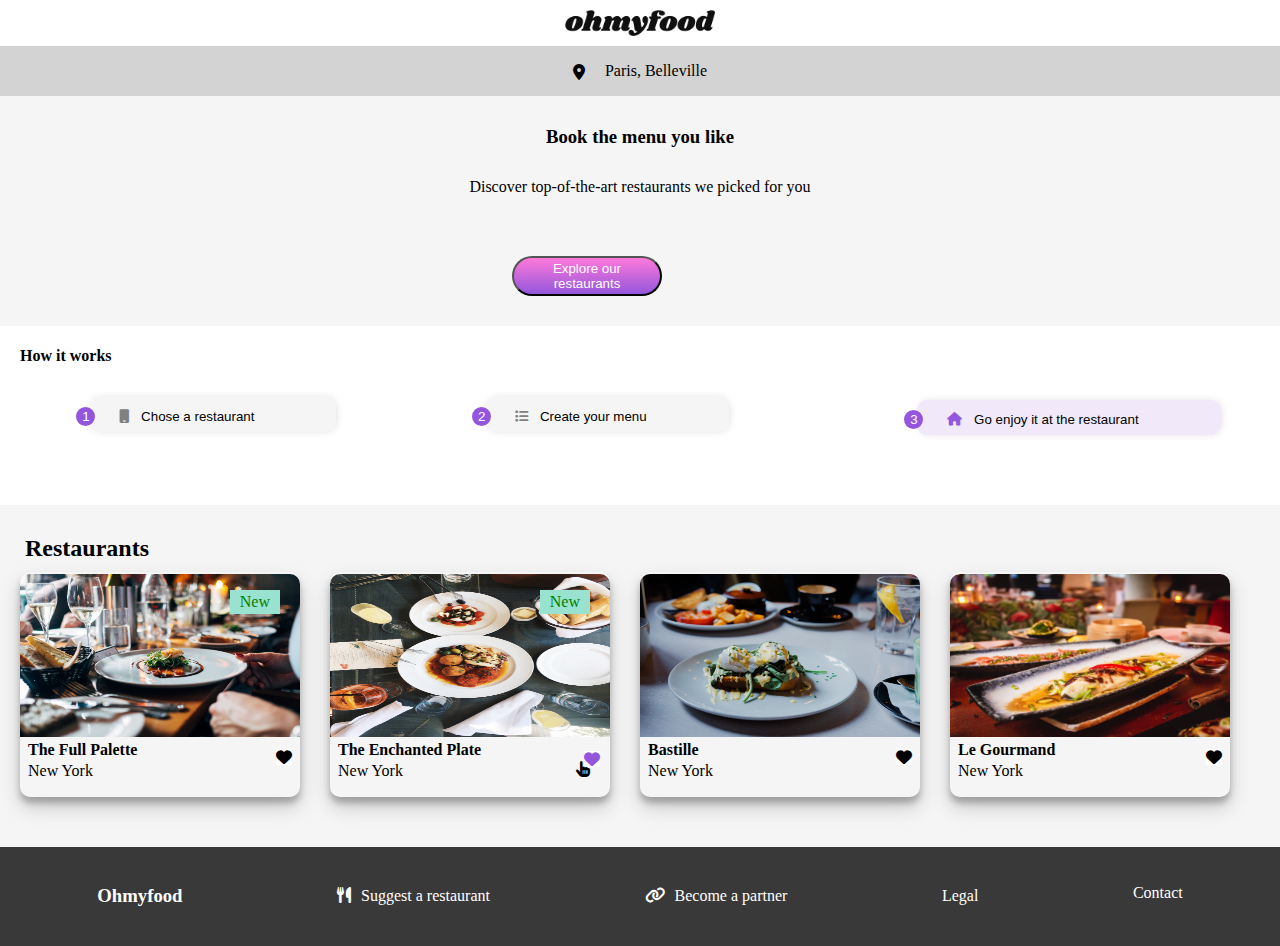
<file: index.html>
<!DOCTYPE html>
<html>
    <head>
        <title>OhmyFood</title>
        <meta charset="UTF-8">
        <meta name="viewport" content="width=device-width,initial-scale=1.0">
        <link rel="stylesheet" href="styles.css">
        <link rel="stylesheet" href="css/all.css">
        <link rel="preconnect" href="https://fonts.googleapis.com">
<link rel="preconnect" href="https://fonts.gstatic.com" crossorigin>

    </head>
    <body>
        <div class="overall-container">
            <header>
                <div class="ohfood-cont">
                    <img src="Projet 3 - ohmyfood EN/images/logo/ohmyfood.png" alt="restaurant-logo" class="icon-logo">
                </div>

                <div class="paris-wrap">
                    <div class="paris-cont">
                        <i class="fa-solid fa-location-dot"></i>
                        <p>Paris, Belleville</p>
                    </div>
                </div>
            </header>

                <div class="sect">
                    <h3 class="book-text">Book the menu you like</h3>
                    <p class="discover-text">Discover top-of-the-art restaurants we <span class="pick">picked for you</span></p>
                    <div class="explore-button-cont">
                        <button class="explore-button" id="explore-butt">Explore our restaurants</button>
                    </div>    
                </div>

                <h4 class="works-text-container">How it works</h4>
                <div class="button-div">
                    <button class="button-style">
                        <p class="one">1 </p>
                        <i class="fa fa-mobile icon-class"></i>
                        Chose a restaurant
                    </button>
    
                    <button class="button-style button-style1">
                        <p class="one">2</p> 
                        <i class="fa fa-list icon-class" ></i>
                        Create your menu
                    </button>
    
                    <button class="button-style button-style2">
                        <p class="one">3 </p>
                        <i class="fa fa-home icon-class"></i>
                        Go enjoy it at the restaurant
                    </button>
                </div>
                
                <section>
                    <div class="restaurant-wrap">
                        <h2 class="restaurant">Restaurants</h2>
                    </div>

                    <div class="restaurant-cont">
                        <div class="full-palette-cont">
                            <a href="menu/menu-page3.html">
                                <div class="full-palette-wrapper">
                                    <div>
                                        <p class="new-icon">New</p>
                                        <img src="Projet 3 - ohmyfood EN/images/restaurants/jay-wennington-N_Y88TWmGwA-unsplash.jpg" alt="vegetables soup" class="full-pallete-img">
                                    </div>
                                    <div class="full-palette-text-wrap">
                                        <div class="full-palette-text">
                                            <p class="the-full"><strong>The Full Palette</strong></p>
                                            <p class="new">New York</p>
                                        </div>
                                        <div class="heart">
                                            <i class="fa fa-heart"></i>
                                        </div>
                                    </div>
                                </div> 
                            </a>   
                        </div>
    
                        <div class="full-palette-cont">
                            <a href="menu/menu-page2.html">
                                <div class="full-palette-wrapper">
                                    <div>
                                        <p class="new-icon">New</p>
                                        <img src="Projet 3 - ohmyfood EN/images/restaurants/stil-u2Lp8tXIcjw-unsplash.jpg" alt="vegetables soup" class="full-pallete-img">
                                    </div>
                                    <div class="full-palette-text-wrap">
                                        <div class="full-palette-text">
                                            <p class="the-full"><strong>The Enchanted Plate</strong></p>
                                            <p class="new">New York</p>
                                        </div>
                                        <div class="heart">
                                            <i class="fa fa-heart heart-icon"></i>
                                        </div>
                                        <div class="hand">
                                            <i class="fa fa-hand-pointer"></i> 
                                        </div>
                                    </div>
                                </div>
                            </a>    
                        </div>
    
                        <div class="full-palette-cont">
                            <a href="menu/menu-page1.html">
                                <div class="full-palette-wrapper">
                                    <div>
                                        <img src="Projet 3 - ohmyfood EN/images/restaurants/toa-heftiba-DQKerTsQwi0-unsplash.jpg" alt="vegetables soup" class="full-pallete-img">
                                    </div>
                                    <div class="full-palette-text-wrap">
                                        <div class="full-palette-text">
                                            <p class="the-full"><strong>Bastille</strong></p>
                                            <p class="new">New York</p>
                                        </div>
                                        <div class="heart">
                                            <i class="fa fa-heart"></i>
                                        </div>
                                    </div>
                                </div> 
                            </a>   
                        </div>
    
                        <div class="full-palette-cont">
                            <a href="menu/menu-page4.html">
                                <div class="full-palette-wrapper">
                                    <div>
                                        <img src="Projet 3 - ohmyfood EN/images/restaurants/louis-hansel-shotsoflouis-qNBGVyOCY8Q-unsplash.jpg" alt="vegetables soup" class="full-pallete-img">
                                    </div>
                                    <div class="full-palette-text-wrap">
                                        <div class="full-palette-text">
                                            <p class="the-full"><strong>Le Gourmand</strong></p>
                                            <p class="new">New York</p>
                                        </div>
                                        <div class="heart">
                                            <i class="fa fa-heart"></i>
                                        </div>
                                    </div>
                                </div> 
                            </a>   
                        </div>
    

                    </div>
                </section>


                <div class="loader loader-hidden"></div>
                
                <footer>
                    <h3>Ohmyfood</h3>
                    <div class="cutlery">
                        <i class="fa fa-cutlery"></i>
                        <p class="cutlery-text">Suggest a restaurant</p>
                    </div>
                  
                    <div class="partner">
                        <i class="fa fa-link"></i>
                        <p class="partner-text">Become a partner</p>
                    </div>
                    <p class="legal">Legal</p>
                    <a href="mailto:"><p class="contact">Contact</p></a>
                </footer>   
        </div>
    </body>
</html>
</file>
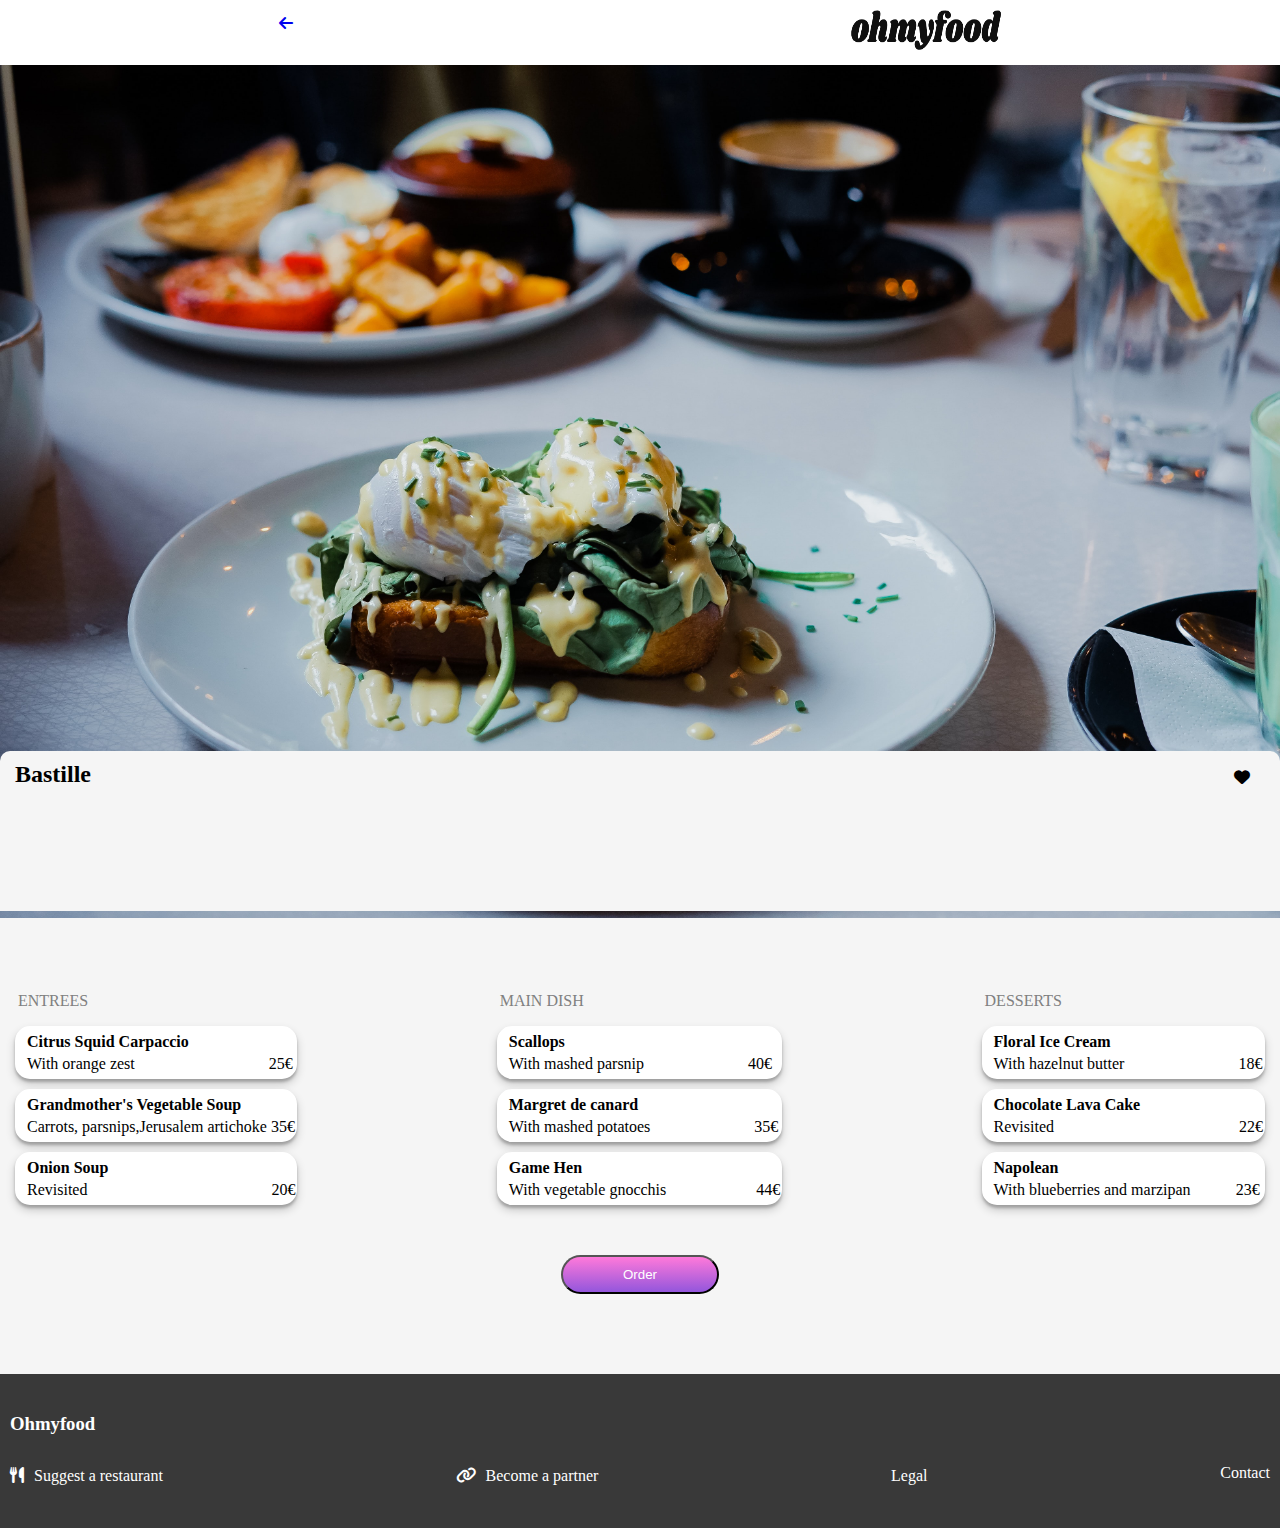
<file: menu/menu-page1.html>
<!DOCTYPE html>
<html>
    <head>
        <title>Ohmyfood Menu-one</title>
        <meta charset="UTF-8">
        <meta name="viewport" content="width=device-width,initial-scale=1.0">
        <link rel="stylesheet" href="menu-page1.css">
        <link rel="stylesheet" href="/css/all.css">
        <link rel="preconnect" href="https://fonts.googleapis.com">
<link rel="preconnect" href="https://fonts.gstatic.com" crossorigin>


    </head>
    <body>
        <head>
            <div class="icon-wrapper">
                <a href="/index.html"><i class="fa fa-arrow-left"></i></a>
                <img src="/Projet 3 - ohmyfood EN/images/logo/ohmyfood.png" alt="restaurant-logo" class="icon-logo">
            </div>
            
            <div class="full-palette-cont">        
                <img src="/Projet 3 - ohmyfood EN/images/restaurants/toa-heftiba-DQKerTsQwi0-unsplash.jpg" alt="vegetables soup" class="full-pallete-img">
                <div class="bastille">
                    <h2>Bastille</h2>
                    <i class="fa fa-heart"></i>
                </div>
            </div>
        </head>
        <section>
            <div class="entree-main-dessert-cont">
                    <div class="entree-wrapper">
                        <a href="#"><p class="entrees">ENTREES</p></a>
                    <div class="citrus-squid-wrap" id="enter">
                        <p class="citrus-text"><strong>Citrus Squid Carpaccio</strong></p>
                        <div class="orange-text-wrap">
                            <p class="orange">With orange zest <span class="euro">25&#8364</span></p>
                        </div>
                    </div>

                    <div class="citrus-squid-wrap" id="main">
                        <p class="citrus-text" ><strong>Grandmother's Vegetable Soup</strong></p>
                        <div class="orange-text-wrap">
                            <p class="orange">Carrots, parsnips,Jerusalem artichoke <span class="euro35">35&#8364</span></p>
                        </div>
                    </div>

                    <div class="citrus-squid-wrap" id="dessert">
                        <p class="citrus-text"><strong>Onion Soup</strong></p>
                        <div class="orange-text-wrap">
                            <p class="orange">Revisited <span class="euro20">20&#8364</span></p>
                        </div>
                    </div>
                </div>

                <div class="main-dish-wrapper">
                        <a href="#"><p class="entrees main-dish" >MAIN DISH</p></a>
                    <div class="citrus-squid-wrap" id="enter1">
                        <p class="citrus-text"><strong>Scallops</strong></p>
                        <div class="orange-text-wrap">
                            <p class="orange">With mashed parsnip <span class="euro40">40&#8364</span></p>
                        </div>
                    </div>

                    <div class="citrus-squid-wrap" id="main1">
                        <p class="citrus-text" ><strong>Margret de canard</strong></p>
                        <div class="orange-text-wrap">
                            <p class="orange">With mashed potatoes <span class="euro40">35&#8364</span></p>
                        </div>
                    </div>

                    <div class="citrus-squid-wrap" id="dessert1">
                        <p class="citrus-text"><strong>Game Hen</strong></p>
                        <div class="orange-text-wrap">
                            <p class="orange">With vegetable gnocchis<span class="euro44">44&#8364</span></p>
                        </div>
                    </div>
                </div>

                <div class="desserts-wrapper">
                        <a href="#"><p class="entrees main-dish" >DESSERTS</p></a>
                    <div class="citrus-squid-wrap" id="enter2">
                        <p class="citrus-text"><strong>Floral Ice Cream</strong></p>
                        <div class="orange-text-wrap">
                            <p class="orange">With hazelnut butter <span class="euro49">18&#8364</span></p>
                        </div>
                    </div>

                    <div class="citrus-squid-wrap" id="main2">
                        <p class="citrus-text" ><strong>Chocolate Lava Cake</strong></p>
                        <div class="orange-text-wrap">
                            <p class="orange">Revisited<span class="euro4">22&#8364</span></p>
                        </div>
                    </div>

                    <div class="citrus-squid-wrap napolean"  id="dessert2">
                        <p class="citrus-text"><strong>Napolean</strong></p>
                        <div class="orange-text-wrap">
                            <p class="orange">With blueberries and marzipan<span class="euro23">23&#8364</span></p>
                        </div>
                    </div>
                </div>
            </div>
                        

            <div class="order-button-cont">
                <button class="order-button">Order</button>
            </div>
        </section>

        <footer>
                <h3>Ohmyfood</h3>
                <div class="footer-cont">
                    <div class="cutlery">
                        <i class="fa fa-cutlery"></i>
                        <p class="cutlery-text">Suggest a restaurant</p>
                    </div>
                  
                    <div class="partner">
                        <i class="fa fa-link"></i>
                        <p class="partner-text">Become a partner</p>
                    </div>
    
                    <div class="legal-wrap">
                        <p class="legal">Legal</p>
                    </div>
    
                    <div class="contact-wrap">
                        <a href="mailto:"><p class="contact contact-text">Contact</p></a>
                    </div>
                </div> 
        </footer>

    </body>
</html>
</file>
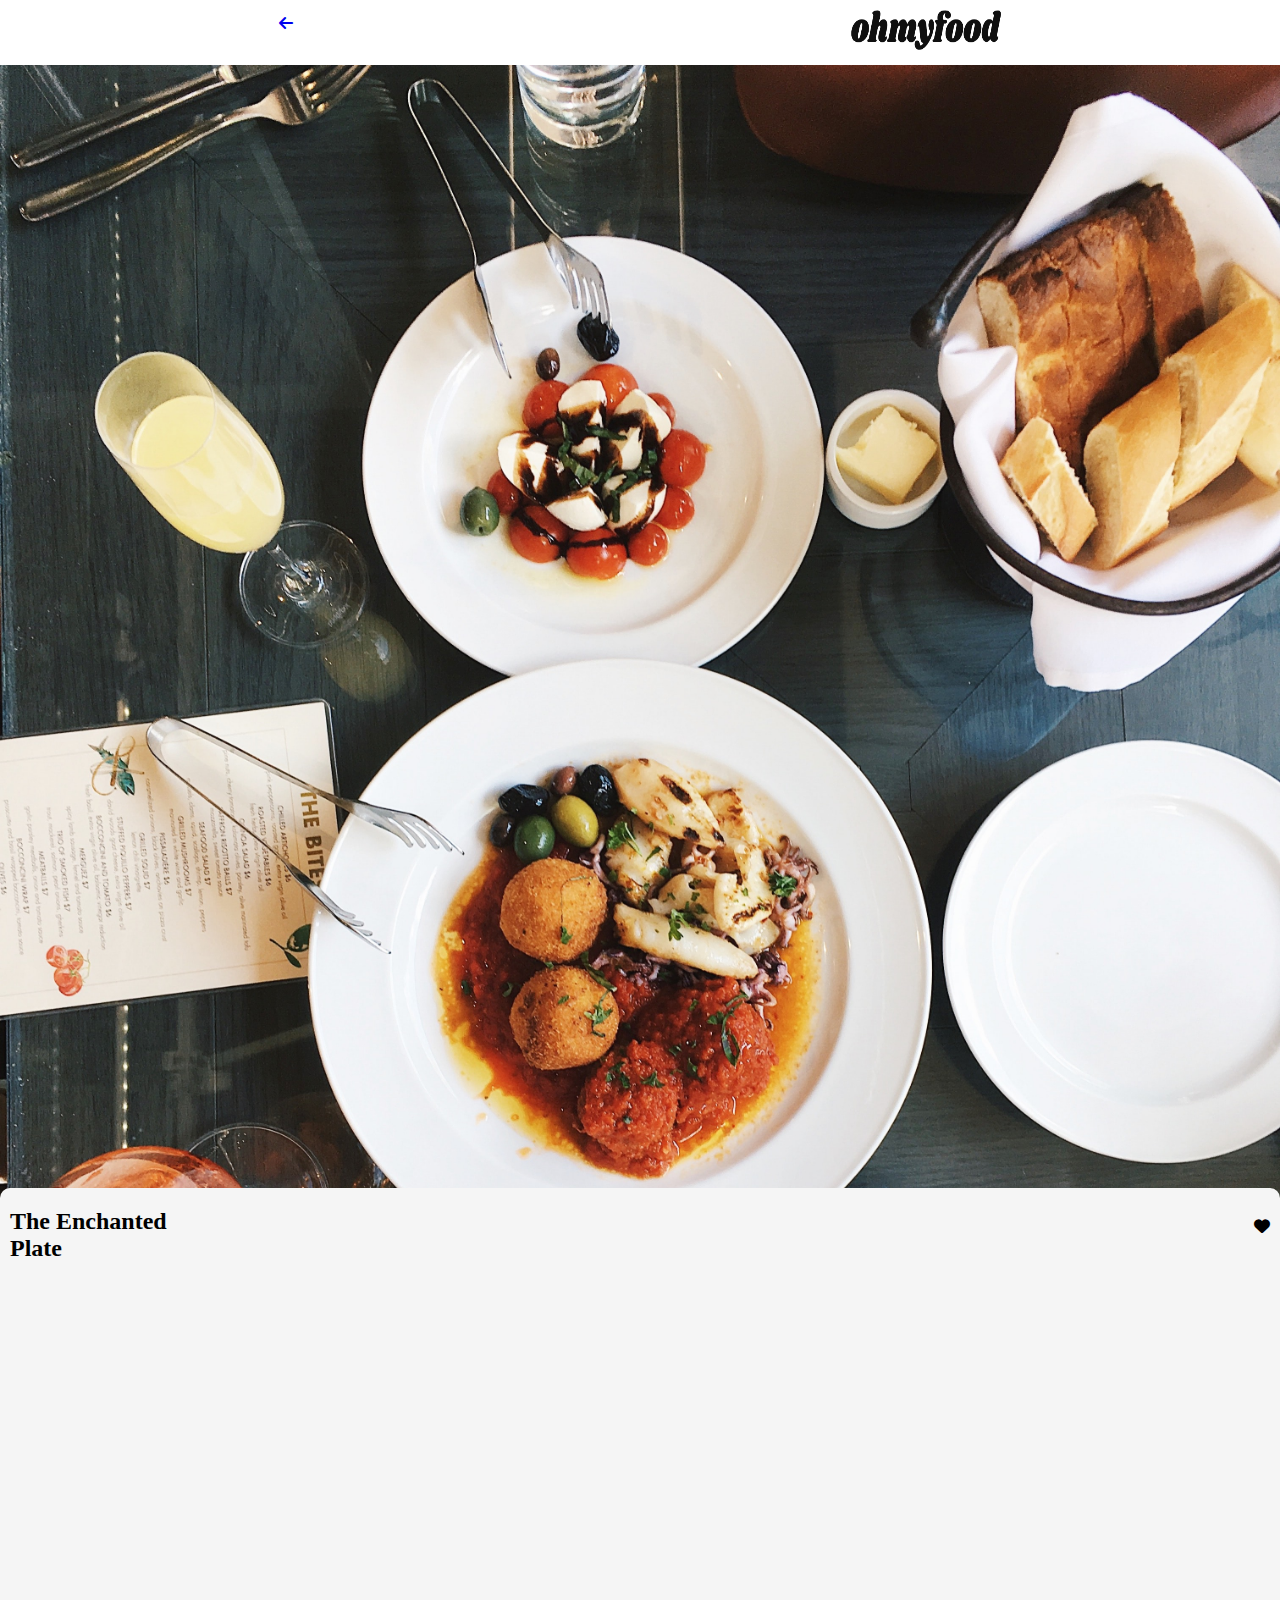
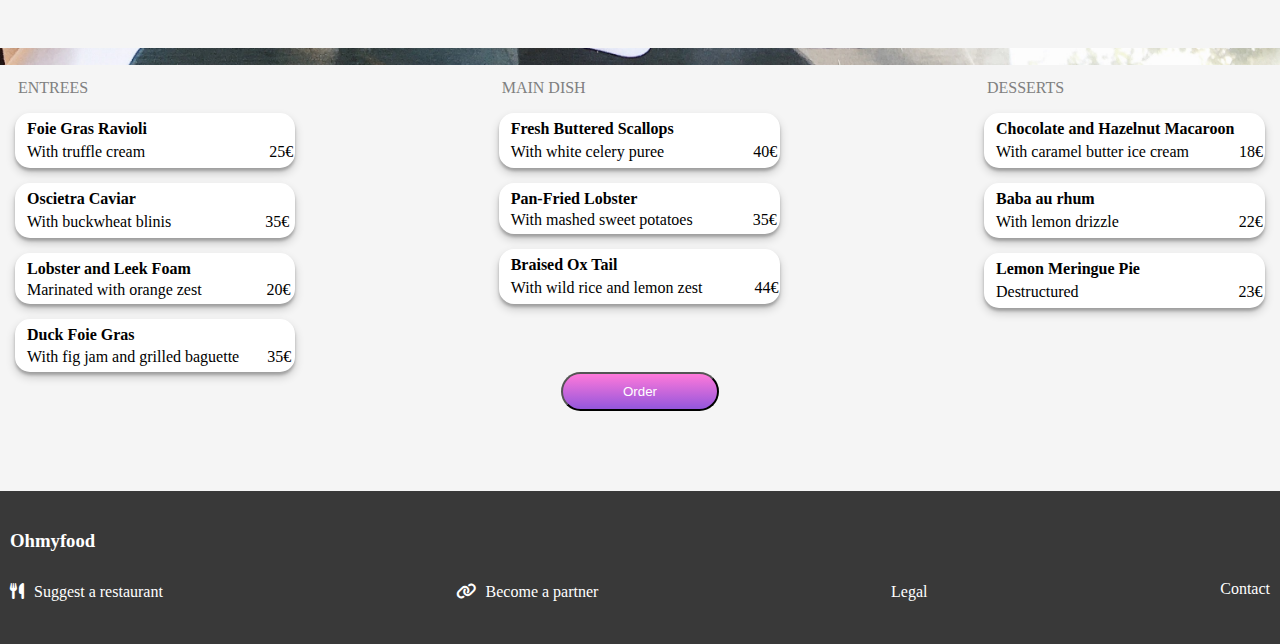
<file: menu2/menu-page2.html>
<!DOCTYPE html>
<html>
    <head>
        <title>Ohmyfood Menu-two</title>
        <meta charset="UTF-8">
        <meta name="viewport" content="width=device-width,initial-scale=1.0">
        <link rel="stylesheet" href="menu-page2.css">
        <link rel="stylesheet" href="/css/all.css">
        <link rel="preconnect" href="https://fonts.googleapis.com">
<link rel="preconnect" href="https://fonts.gstatic.com" crossorigin>


    </head>
    <body>
        <head>
            <div class="icon-wrapper">
                <a href="/index.html"><i class="fa fa-arrow-left"></i></a>
                <img src="/Projet 3 - ohmyfood EN/images/logo/ohmyfood.png" alt="restaurant-logo" class="icon-logo">
            </div>
            
            <div class="full-palette-cont">        
                <img src="/Projet 3 - ohmyfood EN/images/restaurants/stil-u2Lp8tXIcjw-unsplash.jpg" alt="vegetables soup" class="full-pallete-img">
                <div class="bastille">
                    <div class="enchanted-plate">
                        <h2>The Enchanted Plate</h2>
                    </div>
                    <div class="fa">
                        <i class="fa fa-heart"></i>
                    </div>
                </div>
            </div>
        </head>
        <section>
            <div class="entree-main-dessert-cont">
                    <div class="entree-wrapper">
                        <a href="#"><p class="entrees" >ENTREES</p></a>
                    <div class="citrus-squid-wrap" id="enter">
                        <p class="citrus-text"><strong>Foie Gras Ravioli</strong></p>
                        <div class="orange-text-wrap">
                            <p class="orange">With truffle cream <span class="euro">25&#8364</span></p>
                        </div>
                    </div>

                    <div class="citrus-squid-wrap" id="main">
                        <p class="citrus-text"><strong>Oscietra Caviar</strong></p>
                        <div class="orange-text-wrap">
                            <p class="orange">With buckwheat blinis <span class="euro35">35&#8364</span></p>
                        </div>
                    </div>

                    <div class="citrus-squid-wrap" id="dessert">
                        <p class="citrus-text"><strong>Lobster and Leek Foam</strong></p>
                        <div class="orange-text-wrap">
                            <p class="zest">Marinated with orange zest<span class="euro20">20&#8364</span></p>
                        </div>
                    </div>

                    <div class="duck-foie-wrap" id="foie">
                        <p class="duck-foie-text"><strong>Duck Foie Gras</strong></p>
                        <div class="fig-jam-text-wrap">
                            <p class="fig-jam">With fig jam and grilled baguette<span class="fig35">35&#8364</span></p>
                        </div>
                    </div>
                </div>

                <div class="main-dish-wrapper">
                        <a href="#"><p class="entrees main-dish" >MAIN DISH</p></a>
                    <div class="citrus-squid-wrap" id="enter1">
                        <p class="citrus-text"><strong>Fresh Buttered Scallops</strong></p>
                        <div class="orange-text-wrap">
                            <p class="orange">With white celery puree <span class="euro41">40&#8364</span></p>
                        </div>
                    </div>

                    <div class="citrus-squid-wrap" id="main1">
                        <p class="citrus-text"><strong>Pan-Fried Lobster</strong></p>
                        <div class="orange-text-wrap">
                            <p class="zest">With mashed sweet potatoes<span class="euro40">35&#8364</span></p>
                        </div>
                    </div>

                    <div class="citrus-squid-wrap" id="dessert1">
                        <p class="citrus-text"><strong>Braised Ox Tail</strong></p>
                        <div class="orange-text-wrap">
                            <p class="orange">With wild rice and lemon zest<span class="euro44">44&#8364</span></p>
                        </div>
                    </div>
                </div>

                <div class="desserts-wrapper">
                        <a href="#"><p class="entrees main-dish" >DESSERTS</p></a>
                    <div class="citrus-squid-wrap" id="enter2">
                        <p class="citrus-text"><strong>Chocolate and Hazelnut Macaroon</strong></p>
                        <div class="orange-text-wrap">
                            <p class="orange">With caramel butter ice cream<span class="euro401">18&#8364</span></p>
                        </div>
                    </div>

                    <div class="citrus-squid-wrap" id="main2"> 
                        <p class="citrus-text"><strong>Baba au rhum</strong></p>
                        <div class="orange-text-wrap">
                            <p class="orange">With lemon drizzle<span class="euro4">22&#8364</span></p>
                        </div>
                    </div>

                    <div class="citrus-squid-wrap napolean" id="dessert2">
                        <p class="citrus-text"><strong>Lemon Meringue Pie</strong></p>
                        <div class="orange-text-wrap">
                            <p class="orange">Destructured<span class="euro23">23&#8364</span></p>
                        </div>
                    </div>
                </div>
            </div>
                        
            <div class="order-button-cont">
                <button class="order-button">Order</button>
            </div>
        </section>

        <footer>
                <h3>Ohmyfood</h3>
                <div class="footer-cont">
                    <div class="cutlery">
                        <i class="fa fa-cutlery"></i>
                        <p class="cutlery-text">Suggest a restaurant</p>
                    </div>
                  
                    <div class="partner">
                        <i class="fa fa-link"></i>
                        <p class="partner-text">Become a partner</p>
                    </div>
                    <div class="legal-wrap">
                        <p class="legal">Legal</p>
                    </div>
    
                    <div class="contact-wrap">
                        <a href="mailto:"><p class="contact contact-text">Contact</p></a>
                    </div>
                </div>
        </footer>

    </body>
</html>
</file>
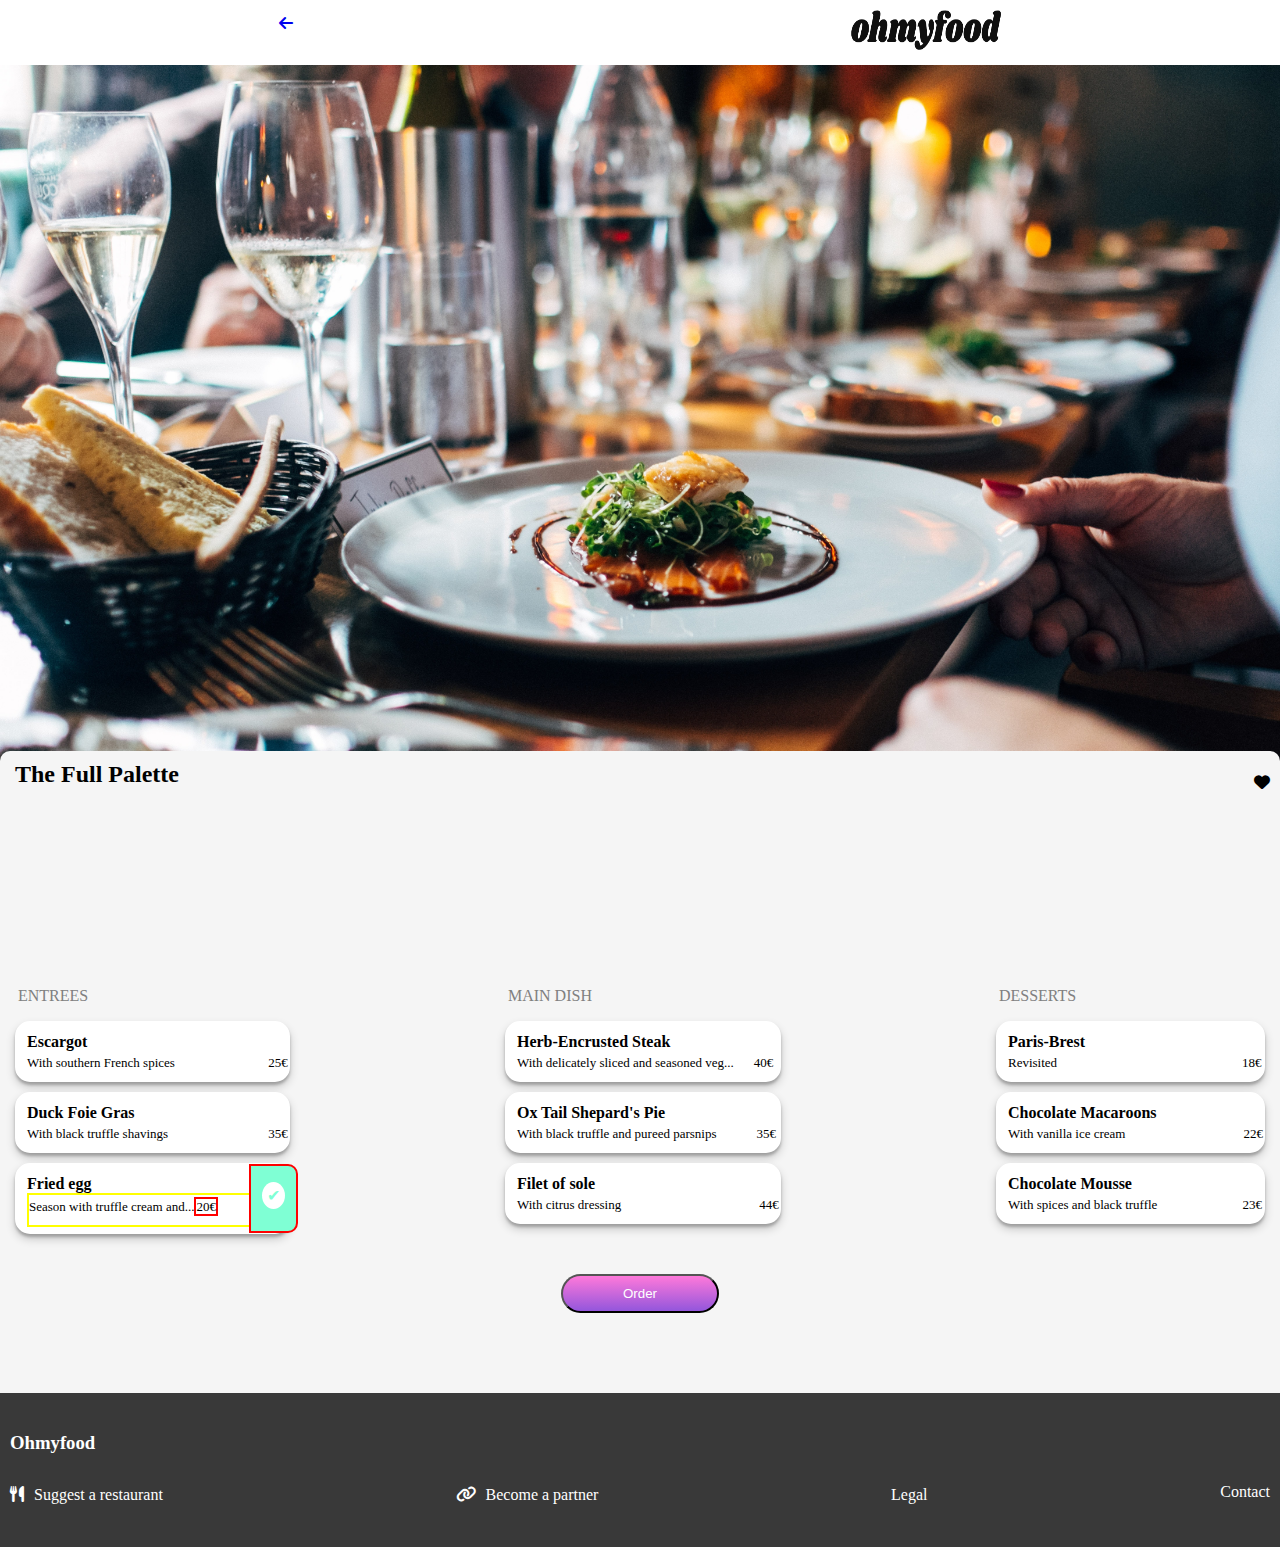
<file: menu3/menu-page3.html>
<!DOCTYPE html>
<html>
    <head>
        <title>Ohmyfood Menu-Three</title>
        <meta charset="UTF-8">
        <meta name="viewport" content="width=device-width,initial-scale=1.0">
        <link rel="stylesheet" href="menu-page3.css">
        <link rel="stylesheet" href="/css/all.css">
        <link rel="preconnect" href="https://fonts.googleapis.com">
        <link rel="preconnect" href="https://fonts.gstatic.com" crossorigin>


    </head>
    <body>
        <head>
            <div class="icon-wrapper">
                <a href="/index.html"><i class="fa fa-arrow-left"></i></a>
                <img src="/Projet 3 - ohmyfood EN/images/logo/ohmyfood.png" alt="restaurant-logo" class="icon-logo">
            </div>
            
            <div class="full-palette-cont">        
                <img src="/Projet 3 - ohmyfood EN/images/restaurants/jay-wennington-N_Y88TWmGwA-unsplash.jpg" alt="vegetables soup" class="full-pallete-img">
                <div class="bastille">
                    <h2>The Full Palette</h2>
                    <i class="fa fa-heart"></i>
                </div>
            </div>
        </head>
        <section>
            <div class="entree-main-dessert-cont">
                <div class="entree-wrapper">
                        <a href="#"><p class="entrees" >ENTREES</p></a>
                    <div class="citrus-squid-wrap" id="enter">
                        <p class="citrus-text"><strong>Escargot</strong></p>
                        <div class="orange-text-wrap">
                            <p class="orange">With southern French spices <span class="euro">25&#8364</span></p>
                        </div>
                    </div>

                    <div class="citrus-squid-wrap" id="main">
                        <p class="citrus-text"><strong>Duck Foie Gras</strong></p>
                        <div class="orange-text-wrap">
                            <p class="orange">With black truffle shavings<span class="euro35">35&#8364</span></p>
                        </div>
                    </div>

                    <div class="citrus-squid-wrap" id="dessert">
                        <p class="citrus-text citrus-text1"><strong>Fried egg</strong></p>
                        <div class="checkmark-cont">
                            <div class="orange-text-wrap">
                              <p class="orange">Season with truffle cream and...<span class="euro20">20&#8364</span></p>
                            </div>
                            <div class="checkmark" id="checkmark-wrap"><span class="check" id="chec">&#10004</span></div>
                        </div>
                    </div>
                </div>

                <div class="main-dish-wrapper">
                        <a href="#"><p class="entrees main-dish" >MAIN DISH</p></a>
                    <div class="citrus-squid-wrap citrus-squid-wrap1" id="enter1">
                        <p class="citrus-text"><strong>Herb-Encrusted Steak</strong></p>
                        <div class="orange-text-wrap">
                            <p class="orange orange1">With delicately sliced and seasoned veg...<span class="euro40">40&#8364</span></p>
                        </div>
                    </div>

                    <div class="citrus-squid-wrap citrus-squid-wrap1" id="main1">
                        <p class="citrus-text"><strong>Ox Tail Shepard's Pie</strong></p>
                        <div class="orange-text-wrap">
                            <p class="orange">With black truffle and pureed parsnips<span class="euro-40">35&#8364</span></p>
                        </div>
                    </div>

                    <div class="citrus-squid-wrap " id="dessert1">
                        <p class="citrus-text"><strong>Filet of sole</strong></p>
                        <div class="orange-text-wrap">
                            <p class="orange">With citrus dressing<span class="euro44">44&#8364</span></p>
                        </div>
                    </div>
                </div>
                

                <div class="desserts-wrapper">
                        <a href="#"><p class="entrees main-dish" >DESSERTS</p></a>
                    <div class="citrus-squid-wrap" id="enter2">
                        <p class="citrus-text"><strong>Paris-Brest</strong></p>
                        <div class="orange-text-wrap">
                            <p class="orange">Revisited<span class="euro-401">18&#8364</span></p>
                        </div>
                    </div>

                    <div class="citrus-squid-wrap" id="main2">
                        <p class="citrus-text"><strong>Chocolate Macaroons</strong></p>
                        <div class="orange-text-wrap">
                            <p class="orange">With vanilla ice cream<span class="euro4">22&#8364</span></p>
                        </div>
                    </div>

                    <div class="citrus-squid-wrap napolean" id="dessert2">
                        <p class="citrus-text"><strong>Chocolate Mousse</strong></p>
                        <div class="orange-text-wrap">
                            <p class="orange">With spices and black truffle<span class="euro23">23&#8364</span></p>
                        </div>
                    </div>
                </div>
            </div>
                        

            <div class="order-button-cont">
                <button class="order-button">Order</button>
            </div>
        </section>

        <footer>
                <h3>Ohmyfood</h3>
                <div class="footer-cont">
                    <div class="cutlery">
                        <i class="fa fa-cutlery"></i>
                        <p class="cutlery-text">Suggest a restaurant</p>
                    </div>
                  
                    <div class="partner">
                        <i class="fa fa-link"></i>
                        <p class="partner-text">Become a partner</p>
                    </div>
    
                    <div class="legal-wrap">
                        <p class="legal">Legal</p>
                    </div>
    
                    <div class="contact-wrap">
                        <a href="mailto:"><p class="contact contact-text">Contact</p></a>
                    </div>
                </div>
                
        </footer>

    </body>
</html>
</file>
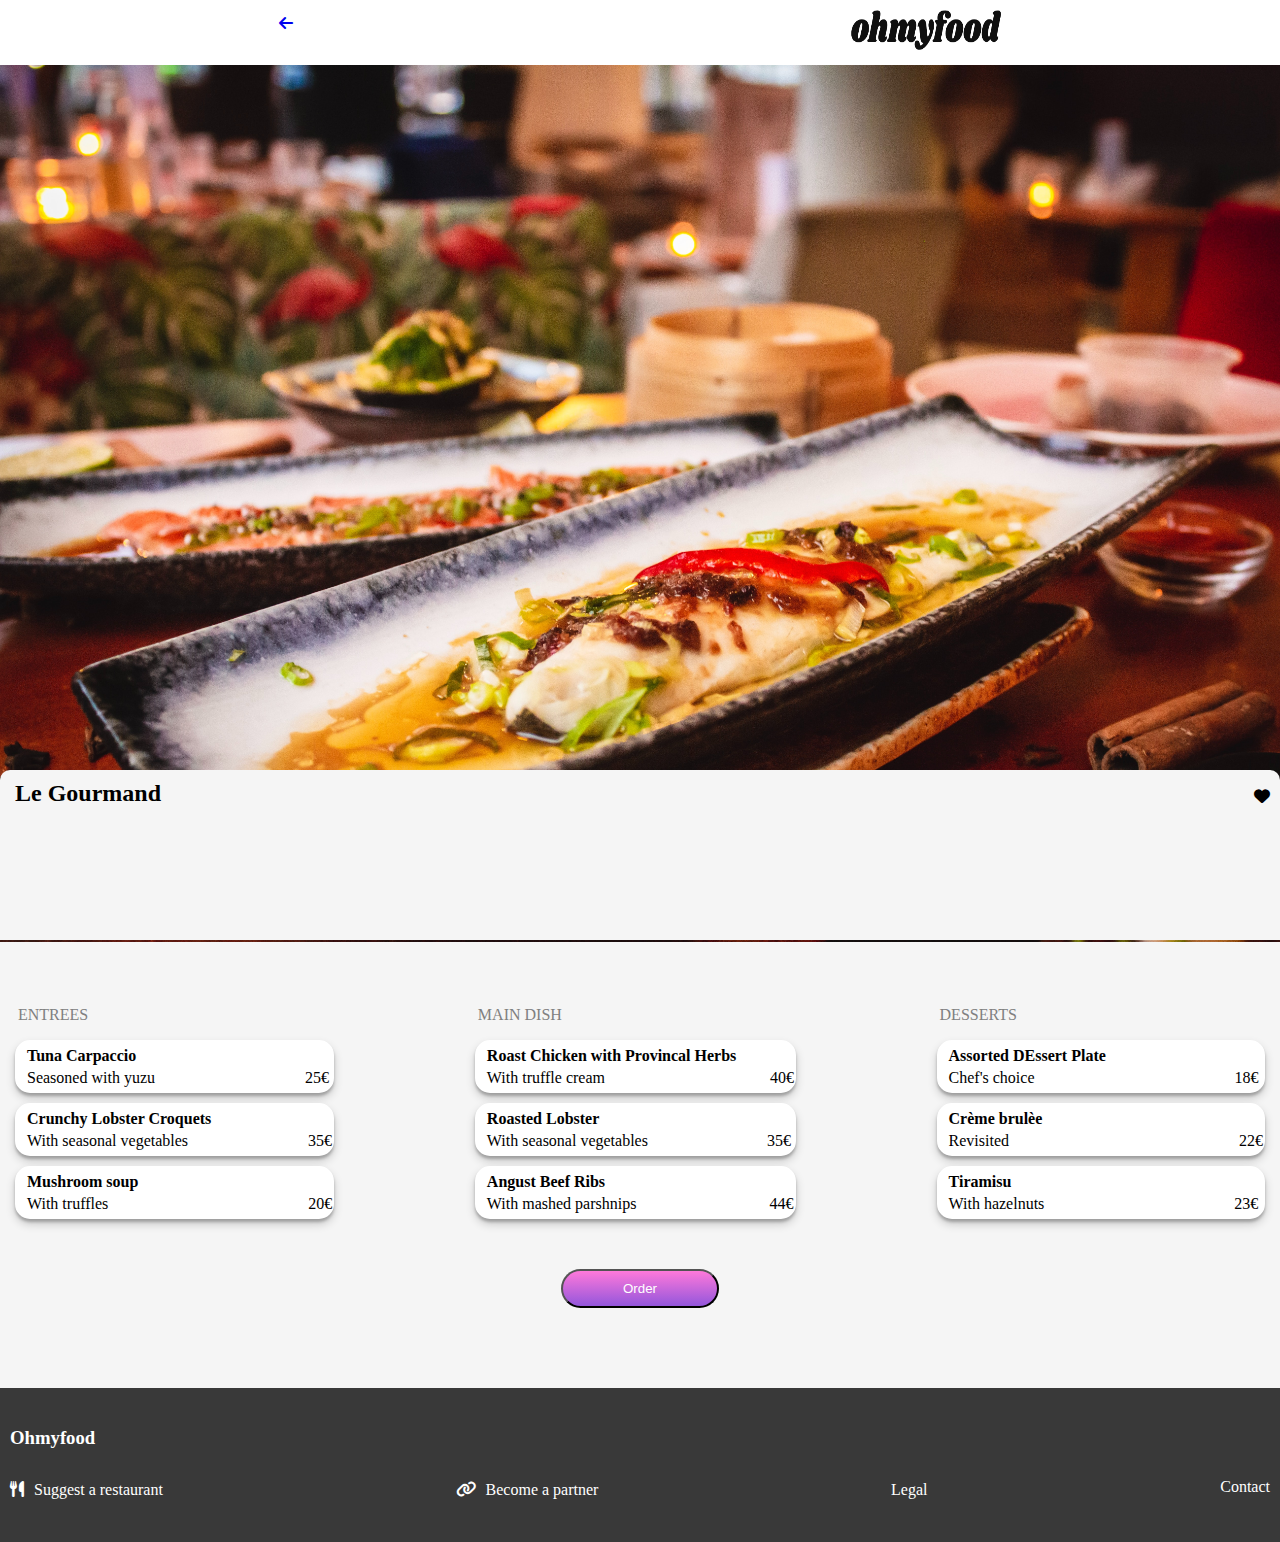
<file: menu4/menu-page4.html>
<!DOCTYPE html>
<html>
    <head>
        <title>Ohmyfood Menu-four</title>
        <meta charset="UTF-8">
        <meta name="viewport" content="width=device-width,initial-scale=1.0">
        <link rel="stylesheet" href="menu-page4.css">
        <link rel="stylesheet" href="/css/all.css">
        <link rel="preconnect" href="https://fonts.googleapis.com">
<link rel="preconnect" href="https://fonts.gstatic.com" crossorigin>


    </head>
    <body>
        <head>
            <div class="icon-wrapper">
                <a href="/index.html"><i class="fa fa-arrow-left"></i></a>
                <img src="/Projet 3 - ohmyfood EN/images/logo/ohmyfood.png" alt="restaurant-logo" class="icon-logo">
            </div>
            
            <div class="full-palette-cont">        
                <img src="/Projet 3 - ohmyfood EN/images/restaurants/louis-hansel-shotsoflouis-qNBGVyOCY8Q-unsplash.jpg" alt="vegetables soup" class="full-pallete-img">
                <div class="bastille">
                    <h2>Le Gourmand</h2>
                    <i class="fa fa-heart"></i>
                </div>
            </div>
        </head>
        <section>
            <div class="entree-main-dessert-cont">
                <div class="entree-wrapper">
                        <a href="#"><p class="entrees" >ENTREES</p></a>
                    <div class="citrus-squid-wrap" id="enter">
                        <p class="citrus-text"><strong>Tuna Carpaccio</strong></p>
                        <div class="orange-text-wrap">
                         <p class="orange">Seasoned with yuzu<span class="euro">25&#8364</span></p>
                        </div>
                    </div>

                    <div class="citrus-squid-wrap" id="main">
                        <p class="citrus-text"><strong>Crunchy Lobster Croquets</strong></p>
                        <div class="orange-text-wrap">
                            <p class="orange">With seasonal vegetables<span class="euro35">35&#8364</span></p>
                        </div>
                    </div>

                    <div class="citrus-squid-wrap"  id="dessert">
                        <p class="citrus-text"><strong>Mushroom soup</strong></p>
                        <div class="orange-text-wrap">
                            <p class="orange">With truffles<span class="euro20">20&#8364</span></p>
                        </div>
                    </div>
                </div>

                <div class="main-dish-wrapper">
                        <a href="#"><p class="entrees main-dish" >MAIN DISH</p></a>
                    <div class="citrus-squid-wrap" id="enter1">
                        <p class="citrus-text"><strong>Roast Chicken with Provincal Herbs</strong></p>
                        <div class="orange-text-wrap">
                            <p class="orange">With truffle cream<span class="euro40">40&#8364</span></p>
                        </div>
                    </div>

                    <div class="citrus-squid-wrap" id="main1">
                        <p class="citrus-text"><strong>Roasted Lobster</strong></p>
                        <div class="orange-text-wrap">
                            <p class="orange">With seasonal vegetables <span class="euro-40">35&#8364</span></p>
                        </div>
                    </div>

                    <div class="citrus-squid-wrap" id="dessert1">
                        <p class="citrus-text"><strong>Angust Beef Ribs</strong></p>
                        <div class="orange-text-wrap">
                            <p class="orange">With mashed parshnips<span class="euro44">44&#8364</span></p>
                        </div>
                    </div>
                </div>

                <div class="desserts-wrapper">
                        <a href="#"><p class="entrees main-dish">DESSERTS</p></a>
                    <div class="citrus-squid-wrap" id="enter2">
                        <p class="citrus-text"><strong>Assorted DEssert Plate</strong></p>
                        <div class="orange-text-wrap">
                            <p class="orange">Chef's choice<span class="euro-401">18&#8364</span></p>
                        </div>
                    </div>

                    <div class="citrus-squid-wrap" id="main2">
                        <p class="citrus-text"><strong>Cre&#768me brule&#768e</strong></p>
                        <div class="orange-text-wrap">
                            <p class="orange">Revisited<span class="euro4">22&#8364</span></p>
                        </div>
                    </div>

                    <div class="citrus-squid-wrap napolean" id="dessert2">
                        <p class="citrus-text"><strong>Tiramisu</strong></p>
                        <div class="orange-text-wrap">
                            <p class="orange">With hazelnuts<span class="euro23">23&#8364</span></p>
                        </div>
                    </div>
                </div>
            </div>
                        

            <div class="order-button-cont">
                <button class="order-button">Order</button>
            </div>
        </section>

        <footer>
                <h3>Ohmyfood</h3>
                <div class="footer-cont">
                    <div class="cutlery">
                        <i class="fa fa-cutlery"></i>
                        <p class="cutlery-text">Suggest a restaurant</p>
                    </div>
                  
                    <div class="partner">
                        <i class="fa fa-link"></i>
                        <p class="partner-text">Become a partner</p>
                    </div>
                    
                    <div class="legal-wrap">
                        <p class="legal">Legal</p>
                    </div>

                    <div class="contact-wrap">
                        <a href="mailto:"><p class="contact contact-text">Contact</p></a>
                    </div>
                </div>
                
        </footer>

    </body>
</html>
</file>
<file: styles.css>
body{
    box-sizing: border-box;
    padding: 0;
    margin:0;
    font-family: roboto; 
}

.ohfood-cont{
    display:flex;
    justify-content:center;
    padding: 0 70px;
}
.icon-logo{
    display: flex;
    justify-content: flex-start;
    width:150px;
    margin: 10px 0;
}
.paris-cont{
    display:flex;
    justify-content: center;
    background-color: lightgrey;
    padding: 0 70px;
}
.fa-location-dot{
    margin-right: 20px;
    margin-top: 18px;
}
.book-text{
    text-align:center;
    margin: 0px 30px;
    padding: 30px 10px;
}
.discover-text{
    text-align:center;
    margin:0px  30px;
}
.pick{
    text-align: left;
    display: block;
    margin-left:50px;
}
.explore-button{
    cursor: pointer;
    position: absolute;
    top:40%;
    left:20%;
    border-radius: 30px;
    padding:0 20px;
    height:40px;
    background-color: #ee6bc9;
    color:white;
    background: linear-gradient(-0.05deg,#9356DC,#FF79Da);
    transition: opacity 5s linear;
}
.explore-button-cont{
    position: relative;
    height:130px;
    padding: 0px;
}
.explore-button:hover{
    background-color:#e699d0;
    box-shadow: 2px 5px 10px 5px rgba(117, 59, 168, 0.753);
    opacity: 0.25;
}
.sect{
    background-color:whitesmoke;
}
.one{
    display: inline-block;
    border:2px solid #9356DC;
    border-radius: 50%;
    background-color: #9356DC;
    color:white;
    width:15px;
    position:absolute;
    left:-15px;
    top:-5px;
}
.button-style{
    display: block;
    border-radius: 10px;
    margin-bottom: 12px;
    border:2px solid whitesmoke;
    margin-left: 30px;
    box-shadow: 1px 0px 10px -3px rgb(205, 194, 194);
    background-color: whitesmoke ;
    padding:10px 80px 20px 20px;
    height:35px;
    position: relative;
}
.button-style2{
    background-color:#f1e9f9;
    border:2px solid #f1e9f9;
    margin-bottom: 20px;
}
.icon-class{
    color:gray;
    margin: 0 8px;
}
.fa-home{
    color:#9356DC;
}
.works-text-container{
    margin-left:  20px;
}
section{
    background-color: whitesmoke;
    padding-bottom: 30px;
}
.full-pallete-img{
    width:280px;
    height: 163px;
    border-top-left-radius: 10px;
    border-top-right-radius: 10px;
}
.full-palette-cont{
    display: flex;
    justify-content:flex-start;
}
.full-palette-wrapper{
    display: flex;
    justify-content:center;
    flex-direction: column;
    border-radius: 10px;
    height: 225px;
    margin-bottom:20px;
    margin-left: 20px;
    margin-right: 10px;
    position:relative;
    box-shadow: 0 10px 20px rgba(0,0,0,0.19), 0 6px 6px rgba(0,0,0,0.23);
    color:black;
}
.fa-heart{
    margin:8px 8px 5px;
    color:black;
    background-color: white;
}
.fa-hand-pointer{
    position: absolute;
    right: 10px;
    padding: 20px 10px 0 0 ;
}
.heart-icon{
    position: relative;
    margin-left: 100px;
    margin-top: 10px;
    color:#9356DC;
}
.full-palette-text-wrap{
    display: flex;
    justify-content:space-between;
}
.full-palette-text{
    margin-left: 8px;
}
.the-full{
    margin: 0;
    
}
.new{
    margin: 3px 0 15px;
    
}
.restaurant{
    padding-top: 30px;
    margin: 50px 80px 10px 25px ;
    background-color: whitesmoke;
}
.new-icon{
    display: inline-block;
    position: absolute;
    right:20px;
    top:0x;
    border:2px solid #99E2D0;
    color:green;
    background-color: #99E2D0;
    padding:1px 8px
}
.cutlery{
    display:flex; 

}
.cutlery-text, .partner-text{
    margin:0 0 0 10px;
}
.partner{
    display: flex;
    padding:10px 0;
}
footer{
    padding: 20px;
    background-color: rgb(57, 57, 57);
    color: white;
}
.legal{
    margin: 0;
    padding-top: 0px;
}
.contact{
    margin-top: 10px;
}
a:link{
    text-decoration: none;
    color:black;
}
.contact{
    color:white !important;
}
.loader{
    position: fixed;
    top:0px;
    left:0px;
    width:100vw;
    height: 100vh;
    display:flex;
    justify-content: center;
    align-items: center;
    background-color:white;
    transition: opacity 3s, visibility 3s;
}
.loader-hidden{
    opacity:0;
    visibility: hidden;
}
.loader::after{
    content: "";
    width:75px;
    height: 75px;
    border:15px solid red;
    border-top-color: green;
    border-radius: 50%;
    animation: loading 3s ease infinite;
}
@keyframes loading{
    0%{
        transform: rotate(0deg);
    }
    100%{
        transform:rotate(360deg);
    }
}
@media only screen and (min-width:760px)and (max-width:960px){
    .ohfood-cont{
        display:flex;
        justify-content:center;
        padding: 0 70px;
    }
    .icon-logo{
        display: flex;
        justify-content: center;
    }

    .paris-cont{
        display: flex;
        justify-content: center;
        background-color: lightgrey;
    }
    .book-text{
        text-align:center;
        /*margin: 0px 30px;
        padding: 30px 10px;*/
    }
    .pick{
        display: inline;
        margin-left: 5px;
    }
    .sect{
        display:flex;
        flex-direction: column;
        align-items: center;
    }
    .explore-button-cont{
        position: relative;
        display:flex;
        justify-content: flex-start;
        align-self:flex-start;
        margin-left: 300px;
    }
    .explore-button{
        position: absolute;
        left:0px;
        width:150px;
    }
    .button-div{
        display: flex;
        justify-content:space-between;
        flex-wrap: wrap;
    }
    .button-style2{
        margin-top: 30px;
    }
    .button-style1{
        margin-right: 40px;
    }
    .restaurant-cont{
        display: flex;
        justify-content:space-around;
        flex-wrap: wrap;
        align-items: center;
    }
    footer{
        display: flex;
        justify-content: space-between;
        flex-wrap: wrap;
        align-items: center;
    }
}
    
    @media only screen and (min-width:961px){
        .ohfood-cont{
            display:flex;
            justify-content:center;
            padding: 0 70px;
        }
        .icon-logo{
            display: flex;
            justify-content: center;
        }
        .paris-cont{
            display: flex;
            justify-content: center;
            background-color: lightgrey ;
        }
        
        .pick{
            display: inline;
            margin-left: 0px;
        }
        .sect{
            display:flex;
            flex-direction: column;
            align-items: center;
        }
        #explore-butt{
            position:absolute;
            top:60px;
        }
        .explore-button-cont{
            position: relative;
            display:flex;
            justify-content: flex-start;
            align-self:flex-start;
            margin-left: 40%;
        }
        .explore-button{
            position: absolute;
            top:60px;
            left:0px;
            width:150px;
        }
    
        .button-div{
            display: flex;
            justify-content:space-around;
            flex-wrap: wrap;
            align-items: center;
        }
        .button-style2{
            margin-top: 13px;
        }
        .button-style1{
            margin-right: 40px;
        }
        .restaurant-cont{
            display: flex;
            justify-content:flex-start;
            flex-wrap: wrap;
            align-items: center;
        }
        footer{
            display: flex;
            justify-content: space-around;
            flex-wrap: wrap;
            align-items: center;
        }
        }
</file>
<file: menu/menu-page1.css>
body{
    box-sizing: border-box;
    padding: 0;
    margin:0;
    font-family: roboto; 
}
.overall-container{
    width:1300px;
    margin: 0 auto;
}
.fa-arrow-left{
    padding-top: 15px;
}
.icon-logo{
    display: flex;
    justify-content: flex-start;
    width:150px;
    margin: 10px 0;
}
.icon-wrapper{
    display:flex;
    justify-content:space-around;
}
.full-pallete-img{
    width:100%;
    height: auto;
}
.full-palette-cont{
    margin-top: 5px;
    width:100%;
    position: relative;
    background-color: whitesmoke;
}
.bastille{
    display: flex;
    justify-content: space-between;
    border-top-left-radius: 10px;
    border-top-right-radius: 10px;
    height: 30px;
    padding-top: 10px;
    padding-bottom: 40px;
    position: absolute;
    top:80%;
    background-color: whitesmoke;
    width:100%;
    margin-bottom: 10px;
}
.fa-heart{
    padding-top: 8px;
    padding-left: 100px;
    /*margin-left: 150px;*/
    margin-top: 0px;
    margin-bottom: 0px;
    margin-right: 30px;
}
h2{
    padding-left:15px;
    margin: 0px;
}
section{
    background-color: whitesmoke;
    padding-left:10px;
    padding-right: 10px;
    padding-bottom: 80px;
}
.entrees{
    padding-top: 20px;
    padding-left: 8px;
    margin-top: 5px;
    color:gray;
}
a:link{
    text-decoration-color:greenyellow;
}
.citrus-squid-wrap{
    border:2px solid white;
    padding-left: 10px;
    border-radius: 15px;
    margin:10px 5px;
    box-shadow: 0 5px 10px rgba(0,0,0,0.19), 0 3px 3px rgba(0,0,0,0.23);
    color:black;
    background-color: white;
    max-width: 280px;
}
.citrus-text{
    margin: 5px 0 0 0;
}
.orange{
    margin:4px 0;
}
.euro{
    padding-left: 130px;
}
.euro35{
    padding-left: 0px;
}
.euro20{
    padding-left: 180px;
}
.main-dish{
    margin-top: 35px;
}
.euro40{
    padding-left: 100px;
}
.euro49{
    padding-left: 110px;
}
.euro44{
    padding-left: 90px;
}
.euro4{
    padding-left: 185px;
}
.euro23{
    padding-left: 45px;
}

.order-button{
    cursor:pointer;
    display: block;
    padding: 10px  60px;
    margin: 0 auto;
    border-radius: 30px;
    color: white;
    cursor:pointer;
    background: linear-gradient(-0.05deg,#9356DC,#FF79Da);
    transition: opacity 3s linear;
}
.order-button:hover{
    opacity: 0.25;
}

.cutlery{
    display:flex; 
}
.cutlery-text, .partner-text{
    margin:0 0 0 10px;
}
.partner{
    display: flex;
    padding:10px 0;
}

footer{
    padding-top: 20px;
    padding-left: 10px;
    padding-bottom: 30px;
    background-color: rgb(57, 57, 57);
    color: white;
}
.legal{
    margin: 0;
    padding-top: 0px;
}
a{
    text-decoration:none;
}
.contact{
    margin-top: 10px;
    color:white !important;
}
.napolean{
    margin-bottom: 50px;
}
a:hover{
    text-decoration:underline;
    color:aquamarine;
}
#enter, #enter1, #enter2{
    position: relative;
    animation-name: citrus-text;
    animation-duration: 3s;
    animation-delay: 1s;
    animation-iteration-count: 1;
    animation-direction: normal;
    animation-timing-function: linear;
    animation-fill-mode: forwards;
}
@keyframes citrus-text{
    0%{
        color:red;
        opacity: 0;
        top:30px;
        left:0px;
    }
   
    50%{
        color:green;
        opacity:0;
        top:50px;
        bottom:180px;
    }
    100%{
        color:black;
        opacity:1;
        top:0px;
        left:0px;
    }
}
#main, #main1, #main2{
    position: relative;
    animation-name: grandmother;
    animation-duration: 3s;
    animation-delay: 1s;
    animation-iteration-count:1;
    animation-direction: normal;
    animation-timing-function: linear;
    animation-fill-mode:forwards;
}
@keyframes grandmother{
    0%{
        color:red;
        opacity: 0;
        top:30px;
        left:0px;
    }
   
    50%{
        color:green;
        opacity:0;
        top:50px;
        bottom:180px;
    }
    100%{
        color: black;
        opacity:1;
        top:0px;
        left:0px;
    }
}
#dessert, #dessert1, #dessert2{
    position: relative;
    animation-name: onion;
    animation-duration: 3s;
    animation-delay: 1s;
    animation-iteration-count: 1;
    animation-direction: normal;
    animation-timing-function: linear;
    animation-fill-mode: forwards;
}
@keyframes onion{
    0%{
        color:red;
        opacity:0;
        top:30px;
        bottom:0px;
    
    }
   
    50%{
        color:green;
        opacity:0;
        top:50px;
        bottom:180px;
    

    }
    100%{
        color:black;
        opacity:1;
        top:0px;
        left:0px;

    }
}

@media only screen and (min-width:760px)and (max-width:960px){
    .footer-cont{
        display: flex;
        justify-content:space-between;
        flex-wrap: wrap;
        align-items: center;
    }
    .icon-wrapper{
        height:50px;
    }
    .citrus-squid-wrap{
        display: inline-block;
    }
    .full-pallete-img{
        width:100%;
        height:auto;
    }
    .bastille{
        width:100%;
        background-color: whitesmoke;
        padding-top: 10px;
        padding-bottom: 70px;

    }
    .entrees{
        padding-top: 20px;
        margin-top: 5px;
    }
    .contact-text{
        margin-right: 10px;
    }
    
}
@media only screen and (min-width:961px) {
    .bastille{
        padding-bottom: 120px;

    }
    .icon-wrapper{
        height:60px;
    }
    .entree-main-dessert-cont{
        display: flex;
        justify-content:space-between;
        align-self:center;
        flex-wrap: wrap;
    }
    .entrees{
        margin-top: 50px;
    }
    .footer-cont{
        display: flex;
            justify-content:space-between;
            flex-wrap: wrap;
            align-items: center;
    }
    .contact-text{
        margin-right: 10px;
    }
   
}
</file>
<file: menu2/menu-page2.css>
body{
    box-sizing: border-box;
    padding: 0;
    margin:0;
    font-family: roboto;  
}
.overall-container{
    width:1300px;
    margin: 0 auto;
}
.fa-arrow-left{
    padding-top: 15px;
    cursor:pointer;
}
.icon-logo{
    display: flex;
    justify-content: flex-start;
    width:150px;
    margin: 10px 0;
}
.icon-wrapper{
    display:flex;
    justify-content:space-around;
}
.full-pallete-img{
    width:100%;
    height:auto;
    overflow:hidden;
}
.full-palette-cont{
    margin-top: 5px;
    width:100%;
    position: relative;
    background-color: whitesmoke;
}
.bastille{
    display: flex;
    justify-content: space-between;
    border-top-left-radius: 10px;
    border-top-right-radius: 10px;
    height: 40px;
    padding-top: 0px;
    padding-bottom: 130px;
    position: absolute;
    top:70%;
    background-color: whitesmoke;
    width:100%;
    margin-bottom: 10px
}
.fa-heart{
    padding-top: 30px;
    margin-left: 5px;
    margin-top: 0px;
    margin-bottom: 0px;
    margin-right: 10px;
}
h2{
    padding-left:10px;
    margin-bottom: 10px;
    width:200px;
}
section{
    background-color: whitesmoke;
    padding-left:10px;
    padding-right: 10px;
    padding-bottom: 80px;
}
.entrees{
    padding-top: 10px;
    padding-left: 8px;
    margin-top: 5px;
    color:gray;
}
a:link{
    text-decoration-color:greenyellow;
}
.duck-foie-wrap{
    border:2px solid white;
    padding-left: 10px;
    border-radius: 15px;
    margin-top:10px;
    margin-left: 5px;
    margin-right: 5px;
    margin-bottom: 0px;
    box-shadow: 0 5px 10px rgba(0,0,0,0.19), 0 3px 3px rgba(0,0,0,0.23);
    color:black;
    background-color: white;
    max-width:280px;
}
.duck-foie-text{
    margin: 5px 0 0 0;
}
.fig-jam{
    margin:4px 0;
}
.zest{
    margin:3px 0;
}
.citrus-squid-wrap{
    border:2px solid white;
    padding-left: 10px;
    border-radius: 15px;
    margin:15px 5px;
    box-shadow: 0 5px 10px rgba(0,0,0,0.19), 0 3px 3px rgba(0,0,0,0.23);
    color:black;
    background-color: white;
    max-width:280px;
}
.citrus-text{
    margin: 5px 0 0 0;
}
.orange{
    margin:5px 0;
    
}
.euro{
    padding-left: 120px;
}
.euro35{
    padding-left: 90px;
}
.euro20{
    
    padding-left: 65px;
}
.fig35{
    padding-left: 28px;
}
.main-dish{
    margin-top: 10px;
}
.euro40{
    padding-left: 60px;
}
.euro41{
    padding-left: 85px;
}
.euro44{
    padding-left: 52px;
}
.euro401{
    padding-left: 50px;
}
.euro4{
    padding-left: 120px;
}
.euro23{
    padding-left: 160px;
}

.order-button{
    cursor:pointer;
    display: block;
    padding: 10px  60px;
    margin: 0 auto;
    border-radius: 30px;
    color: white;
    cursor:pointer;
    background: linear-gradient(-0.05deg,#9356DC,#FF79Da);
    transition: opacity 3s linear;
}
.order-button:hover{
    opacity: 0.25;
}

.cutlery{
    display:flex; 
}
.cutlery-text, .partner-text{
    margin:0 0 0 10px;
}
.partner{
    display: flex;
    padding:10px 0;
}

footer{
    padding-top: 20px;
    padding-left: 10px;
    padding-bottom: 30px;
    background-color: rgb(57, 57, 57);
    color: white;
}
.legal{
    margin: 0;
    padding-top: 0px;
}
.contact{
    margin-top: 10px;
}
a{
    text-decoration:none;
}
.contact{
    color:white !important;
}
.napolean{
    margin-bottom: 50px;
}
a:hover{
    text-decoration:underline;
    color:aquamarine;
}
#enter, #enter1, #enter2{
    position: relative;
    animation-name: citrus-text;
    animation-duration: 3s;
    animation-delay: 1s;
    animation-iteration-count: 1;
    animation-direction: normal;
    animation-timing-function: linear;
    animation-fill-mode: forwards;
}
@keyframes citrus-text{
    0%{
        color:red;
        opacity:0;
        top:30px;
        left:0px;
    }
   
    50%{
        color:green;
        opacity:0;
        top:50px;
        bottom:180px;
    }
    100%{
        color:black;
        opacity:1;
        top:0px;
        left:0px;
    }
}
#main, #main1, #main2{
    position: relative;
    animation-name: Oscietra;
    animation-duration: 3s;
    animation-delay: 1s;
    animation-iteration-count:1;
    animation-direction: normal;
    animation-timing-function: linear;
    animation-fill-mode:forwards;
}
@keyframes Oscietra{
    0%{
        color:red;
        opacity:0;
        top:30px;
        left:0px;
    }
   
    50%{
        color:green;
        opacity:0;
        top:50px;
        bottom:180px;
    }
    100%{
        color:black;
        opacity:1;
        top:0px;
        left:0px;
    }
}
#dessert, #dessert1, #dessert2{
    position: relative;
    animation-name:Lobster ;
    animation-duration: 3s;
    animation-delay: 1s;
    animation-iteration-count: 1;
    animation-direction: normal;
    animation-timing-function: linear;
    animation-fill-mode:forwards;
}
@keyframes Lobster {
    0%{
        color:red;
        opacity:0;
        top:30px;
        left:0px;
    
    }
   
    50%{
        color:green;
        opacity:0;
        top:50px;
        bottom:180px;
    

    }
    100%{
        color:black;
        opacity:1;
        top:0px;
        left:0px;

    }
}
#foie{
    position: relative;
    animation-name:Duck ;
    animation-duration: 3s;
    animation-delay: 1s;
    animation-iteration-count: 1;
    animation-direction: normal;
    animation-timing-function: linear;
    animation-fill-mode:forwards;
}
@keyframes Duck {
    0%{
        color:red;
        opacity: 0;
        top:30px;
        left:0px;
    
    }
   
    50%{
        color:green;
        opacity:0;
        top:50px;
        bottom:180px;
    

    }
    100%{
        color:black;
        opacity:1;
        top:0px;
        left:0px;

    }
}
@media only screen and (min-width:760px)and (max-width:960px){
    .footer-cont{
        display: flex;
        justify-content:space-between;
        flex-wrap: wrap;
        align-items: center;
    }
    .duck-foie-wrap{
        display: inline-block;
    }
    .icon-wrapper{
        height:50px;
    }
    .citrus-squid-wrap{
        display: inline-block;
    }
    .full-pallete-img{
        width:100%;
        height:auto;
    }
    .bastille{
        width:100%;
        background-color: whitesmoke;
        padding-top: 10px;
        padding-bottom: 250px;

    }
    .entrees{
        padding-top: 8px;
        margin-top: 0px;
    }
    .contact-text{
        margin-right: 10px;
    }
    
}
@media only screen and (min-width:961px) {
    .bastille{
        padding-bottom: 420px;

    }
    .icon-wrapper{
        height:60px;
    }
    .entree-main-dessert-cont{
        display: flex;
        justify-content:space-between;
        align-self:center;
        flex-wrap: wrap;
    }
    .entrees{
        padding-top: 5spx;
        margin-top: 0px;
    }
    .footer-cont{
        display: flex;
            justify-content:space-between;
            flex-wrap: wrap;
            align-items: center;
    }
    .contact-text{
        margin-right: 10px;
    }
   
}
</file>
<file: menu3/menu-page3.css>
body{
    box-sizing: border-box;
    padding: 0;
    margin:0;
    font-family: roboto;  
}
.overall-container{
    width:1300px;
    margin: 0 auto;
}
.fa-arrow-left{
    padding-top: 15px;
    cursor:pointer;
}
.icon-logo{
    display: flex;
    justify-content: flex-start;
    width:150px;
    margin: 10px 0;
}
.icon-wrapper{
    display:flex;
    justify-content:space-around;
}
.full-pallete-img{
    width:100%;
    height: auto;
}
.full-palette-cont{
    margin-top: 5px;
    width:100%;
    position: relative;
    background-color: whitesmoke;
}
.bastille{
    display: flex;
    justify-content: space-between;
    border-top-left-radius: 10px;
    border-top-right-radius: 10px;
    height: 40px;
    padding-top: 10px;
    padding-bottom: 14px;
    position: absolute;
    top:80%;
    background-color: whitesmoke;
    width:100%;
    margin-bottom: 10px;
}
.fa-heart{
    padding-top: 13px;
    margin-left: 5px;
    margin-top: 0px;
    margin-bottom: 0px;
    margin-right: 10px;
}
h2{
    padding-left:15px;
    margin: 0px;
    width:280px;
}
section{
    background-color: whitesmoke;
    padding-left:10px;
    padding-right: 10px;
    padding-bottom: 80px;
}
.entrees{
    padding-top: 15px;
    padding-left: 8px;
    margin-top: 5px;
    color:gray;
}
a:link{
    text-decoration-color:greenyellow;
}
.citrus-squid-wrap{
    border:2px solid white;
    padding-left: 10px;
    padding-top: 5px;
    padding-bottom: 5px;;
    border-radius: 15px;
    margin:10px 5px;
    box-shadow: 0 5px 10px rgba(0,0,0,0.19), 0 3px 3px rgba(0,0,0,0.23);
    color:black;
    background-color: white;
    max-width:320px;
}
.citrus-squid-wrap:hover #checkmark-wrap{
    animation-name: chek;
    animation-delay: 1s;
    animation-timing-function: ease-in-out;
    animation-duration: 5s;
    animation-fill-mode:backwards;
    animation-iteration-count: 1;
    animation-direction:normal;

}
.checkmark-cont{
    border:2px solid yellow;
    position: relative;
    height: 30px;
}
.checkmark{
    margin-left: 0px;
    background-color: aquamarine;
    color:aquamarine;
    margin-top: -35px;
    width:45px;
    padding-top:20px;
    padding-bottom: 20px;
    border:2px solid red;
    text-align: center;
    position: absolute;
    top:-20px;
    left:220px;
    height: 25px;
    border-top-right-radius: 10px;
    border-bottom-right-radius: 10px;
}
.citrus-squid-wrap:hover #chec{
    transform: rotate(180deg);
    transition-duration: 1s;

}
#checkmark-wrap{
    position: relative;
    /* animation-name: chek;
    animation-delay: 1s;
    animation-timing-function: ease-in-out;
    animation-duration: 5s;
    animation-fill-mode:backwards;
    animation-iteration-count: 1;
    animation-direction:normal; */
}
@keyframes chek{
    0%{
        transform:translateX(0PX);
        /* right:0px; */
        /* top:0px; */
    
    }
     50%{
        transform:translateX(50px); 
     }

    /* 50%{
        top:0px;
        right:200px;
    }  */
    100%{
        transform: translateX(-30px);
        /* top:0px; */
        /* right:0px; */
    } 
}
.check{
    background-color:white;
    padding:5px;
    border-radius: 50%;
}
.citrus-text1{
    display: inline-block;
}
.citrus-squid-wrap1{
    max-width:420px;

}
.citrus-text{
    margin: 5px 0 0 0;
}
.orange{
    margin:4px 0;
    font-size:13px;
}
.euro{
    padding-left: 90px;
}
.euro35{
    padding-left: 100px;
}
.euro20{
    /* padding-left:75px; */
    border:2px solid red;

}
.main-dish{
    margin-top: 35px;
}
.euro40{
    padding-left:20px;
}
.euro-40{
    padding-left: 40px;
}
.euro-401{
    padding-left: 185px;
}
.euro44{
    padding-left: 138px;
}
.euro4{
    padding-left: 118px;
}
.euro23{
    padding-left: 85px;
}

.order-button{
    cursor:pointer;
    display: block;
    padding: 10px  60px;
    margin: 0 auto;
    border-radius: 30px;
    color: white;
    cursor:pointer;
    background: linear-gradient(-0.05deg,#9356DC,#FF79Da);
    transition: opacity 3s linear;
}
.order-button:hover{
    opacity: 0.25;
}

.cutlery{
    display:flex; 
}
.cutlery-text, .partner-text{
    margin:0 0 0 10px;
}
.partner{
    display: flex;
    padding:10px 0;
}

footer{
    padding-top: 20px;
    padding-left: 10px;
    padding-bottom: 30px;
    background-color: rgb(57, 57, 57);
    color: white;
}
.legal{
    margin: 0;
    padding-top: 0px;
}
.contact{
    margin-top: 10px;
}
a{
    text-decoration:none;
}
.contact{
    color:white !important;
}
.napolean{
    margin-bottom: 50px;
}
a:hover{
    text-decoration:underline;
    color:aquamarine;
}
#enter, #enter1, #enter2{
    position: relative;
    animation-name: entree;
    animation-duration: 3s;
    animation-delay: 1s;
    animation-iteration-count: 1;
    animation-direction: normal;
    animation-timing-function: linear;
    animation-fill-mode: forwards;
}
@keyframes entree{
    0%{
        color:red;
        opacity: 0;
        top:30px;
        left:0px;
    }
   
    50%{
        color:green;
        opacity: 0;
        top:50px;
        bottom:180px;
    }
    100%{
        color:black;
        opacity: 1;
        top:0px;
        left:0px;
    }
}
#main, #main1, #main2{
    position: relative;
    animation-name: dish;
    animation-duration: 3s;
    animation-delay: 1s;
    animation-iteration-count:1;
    animation-direction: normal;
    animation-timing-function: linear;
    animation-fill-mode:forward;
}
@keyframes dish{
    0%{
        color:red;
        opacity: 0;
        top:30px;
        left:0px;
    }
   
    50%{
        color:green;
        opacity: 0;
        top:50px;
        bottom:180px;
    }
    100%{
        color:black;
        opacity: 1;
        top:0px;
        left:0px;
    }
}
#dessert, #dessert1, #dessert2{
    position: relative;
    animation-name: desserts;
    animation-duration: 3s;
    animation-delay: 1s;
    animation-iteration-count:1;
    animation-direction: normal;
    animation-timing-function: linear;
    animation-fill-mode: forwards;
}
@keyframes desserts{
    0%{
        color:red;
        opacity: 0;
        top:30px;
        left:0px;
    
    }
   
    50%{
        color:green;
        opacity: 0;
        top:50px;
        bottom:180px;
    

    }
    100%{
        color:black;
        opacity: 1;
        top:0px;
        left:0px;

    }
}
@media only screen and (min-width:760px)and (max-width:960px){
    .footer-cont{
        display: flex;
            justify-content:space-between;
            flex-wrap: wrap;
            align-items: center;
    }
    .icon-wrapper{
        height:50px;
    }
    .citrus-squid-wrap{
        display: inline-block;
    }
    .full-pallete-img{
        width:100%;
        height:auto;
    }
    .bastille{
        width:100%;
        background-color: whitesmoke;
        padding-top: 10px;
        padding-bottom: 60px;

    }
    .entrees{
        padding-top: 0px;
        margin-top: 5px;
    }
    .contact-text{
        margin-right: 10px;
    }
    
}
@media only screen and (min-width:961px) {
    .bastille{
        padding-bottom: 120px;

    }
    .icon-wrapper{
        height:60px;
    }
    .entree-main-dessert-cont{
        display: flex;
        justify-content:space-between;
        align-self:center;
        flex-wrap: wrap;
    }
    .entrees{
        margin-top: 50px;
    }
    .footer-cont{
        display: flex;
            justify-content:space-between;
            flex-wrap: wrap;
            align-items: center;
    }
    .contact-text{
        margin-right: 10px;
    }
   
}
</file>
<file: menu4/menu-page4.css>
body{
    box-sizing: border-box;
    padding: 0;
    margin:0;
    font-family: roboto;  
}
.overall-container{
    width:1300px;
    margin: 0 auto;
}
.fa-arrow-left{
    padding-top: 15px;
    cursor:pointer;
}
.icon-logo{
    display: flex;
    justify-content: flex-start;
    width:150px;
    margin: 10px 0;
}
.icon-wrapper{
    display:flex;
    justify-content:space-around;
}
.full-pallete-img{
    width:100%;
    height:auto;
}
.full-palette-cont{
    width:100%;
    margin-top: 5px;
    position: relative;
    background-color: whitesmoke;
}
.bastille{
    display: flex;
    justify-content: space-between;
    border-top-left-radius: 10px;
    border-top-right-radius: 10px;
    height: 40px;
    padding-top: 10px;
    padding-bottom: 14px;
    position: absolute;
    top:80%;
    background-color: whitesmoke;
    width:100%;
    margin-bottom: 10px;
}
.fa-heart{
    padding-top: 8px;
    margin-left: 5px;
    margin-top: 0px;
    margin-bottom: 0px;
    margin-right: 10px;
}
h2{
    padding-left:15px;
    margin: 0px;
}
section{
    background-color: whitesmoke;
    padding-left:10px;
    padding-right: 10px;
    padding-bottom: 80px;
}
.entrees{
    padding-top: 10px;
    padding-left: 8px;
    margin-top: 5px;
    color:gray;
}
a:link{
    text-decoration-color:greenyellow;
}
.citrus-squid-wrap{
    border:2px solid white;
    padding-left: 10px;
    border-radius: 15px;
    margin:10px 5px;
    box-shadow: 0 5px 10px rgba(0,0,0,0.19), 0 3px 3px rgba(0,0,0,0.23);
    color:black;
    background-color: white;
}
.citrus-text{
    margin: 5px 0 0 0;
}
.orange{
    margin:4px 0;
}
.euro{
    padding-left: 150px;
}
.euro35{
    padding-left: 120px;
}
.euro20{
    padding-left: 200px;
}
.main-dish{
    margin-top: 35px;
}
.euro40{
    padding-left: 165px;
}
.euro-40{
    padding-left: 115px;
}
.euro-401{
    padding-left: 200px;
}
.euro44{
    padding-left: 133px;
}
.euro4{
    padding-left: 230px;
}
.euro23{
    padding-left: 190px;
}

.order-button{
    cursor:pointer;
    display: block;
    padding: 10px  60px;
    margin: 0 auto;
    border-radius: 30px;
    color: white;
    cursor:pointer;
    background: linear-gradient(-0.05deg,#9356DC,#FF79Da);
    transition: opacity 3s linear;
}
.order-button:hover{
    opacity: 0.25;
}

.cutlery{
    display:flex; 
}
.cutlery-text, .partner-text{
    margin:0 0 0 10px;
}
.partner{
    display: flex;
    padding:10px 0;
}

footer{
    padding-top: 20px;
    padding-left: 10px;
    padding-bottom: 30px;
    background-color: rgb(57, 57, 57);
    color: white;
}
.legal{
    margin: 0;
    padding-top: 0px;
}
.contact{
    margin-top: 10px;
}
a{
    text-decoration:none;
}
.contact{
    color:white !important;
}
.napolean{
    margin-bottom: 50px;
}
a:hover{
    text-decoration:underline;
    color:aquamarine;
}
#enter, #enter1, #enter2{
    position: relative;
    animation-name: entree;
    animation-duration: 3s;
    animation-delay: 1s;
    animation-iteration-count: 1;
    animation-direction: normal;
    animation-timing-function: linear;
    animation-fill-mode: forwards;
}
@keyframes entree{
    0%{
        color:red;
        opacity: 0;
        top:30px;
        left:0px;
    }
   
    50%{
        color:green;
        opacity: 0;
        top:50px;
        bottom:180px;
    }
    100%{
        color:black;
        opacity: 1;
        top:0px;
        left:0px;
    }
}
#main, #main1, #main2{
    position: relative;
    animation-name: dish;
    animation-duration: 3s;
    animation-delay: 1s;
    animation-iteration-count:1;
    animation-direction: normal;
    animation-timing-function: linear;
    animation-fill-mode:forward;
}
@keyframes dish{
    0%{
        color:red;
        opacity: 0;
        top:30px;
        left:0px;
    }
   
    50%{
        color:green;
        opacity:0;
        top:50px;
        bottom:180px;
    }
    100%{
        color:black;
        opacity: 1;
        top:0px;
        left:0px;
    }
}
#dessert, #dessert1, #dessert2{
    position: relative;
    animation-name: desserts;
    animation-duration: 3s;
    animation-delay: 1s;
    animation-iteration-count: 1;
    animation-direction: normal;
    animation-timing-function: linear;
    animation-fill-mode: forwards;
}
@keyframes desserts{
    0%{
        color:red;
        opacity: 0;
        top:30px;
        left:0px;
    
    }
   
    50%{
        color:green;
        opacity: 0;
        top:50px;
        bottom:180px;
    

    }
    100%{
        color:black;
        opacity: 1;
        top:0px;
        left:0px;

    }
}
@media only screen and (min-width:760px)and (max-width:960px){
    .footer-cont{
        display: flex;
            justify-content:space-between;
            flex-wrap: wrap;
            align-items: center;
    }
    .icon-wrapper{
        height:50px;
    }
    .citrus-squid-wrap{
        display: inline-block;
    }
    .full-pallete-img{
        width:100%;
        height:auto;
    }
    .bastille{
        width:100%;
        background-color: whitesmoke;
        padding-top: 10px;
        padding-bottom: 65px;

    }
    .entrees{
        padding-top: 5px;
        margin-top: 5px;
    }
    .contact-text{
        margin-right: 10px;
    }
    
}
@media only screen and (min-width:961px) {
    .bastille{
        padding-bottom: 120px;

    }
    .icon-wrapper{
        height:60px;
    }
    .entree-main-dessert-cont{
        display: flex;
        justify-content:space-between;
        align-self:center;
        flex-wrap: wrap;
    }
    .entrees{
        margin-top: 50px;
    }
    .footer-cont{
        display: flex;
            justify-content:space-between;
            flex-wrap: wrap;
            align-items: center;
    }
    .contact-text{
        margin-right: 10px;
    }
   
}
</file>
